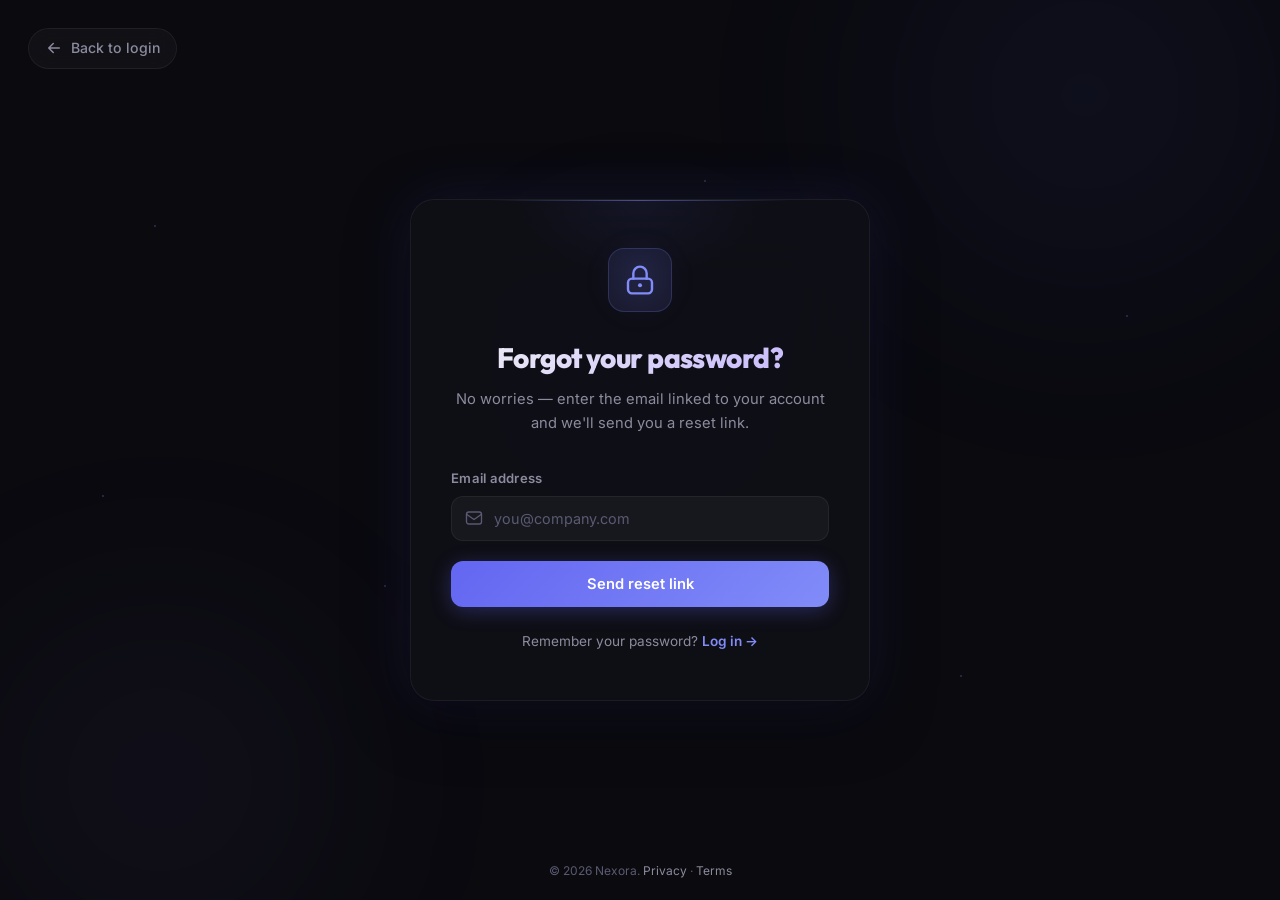
<file: index.html>
<!DOCTYPE html>
<html lang="en">
<head>
  <meta charset="UTF-8">
  <meta name="viewport" content="width=device-width, initial-scale=1.0">
  <title>Forgot Password — Nexora</title>
  <meta name="description" content="Reset your Nexora password. Enter your email to receive a password reset link.">
  <link rel="preconnect" href="https://fonts.googleapis.com">
  <link rel="preconnect" href="https://fonts.gstatic.com" crossorigin>
  <link href="https://fonts.googleapis.com/css2?family=Inter:wght@300;400;500;600;700;800;900&family=Outfit:wght@400;500;600;700;800&display=swap" rel="stylesheet">
  <link rel="stylesheet" href="password.css">
</head>
<body>

  <!-- Animated Background -->
  <div class="pwd-bg" aria-hidden="true">
    <div class="orb orb-1"></div>
    <div class="orb orb-2"></div>
    <div class="orb orb-3"></div>
  </div>

  <!-- Floating Particles -->
  <div class="pwd-particles" aria-hidden="true">
    <div class="particle"></div>
    <div class="particle"></div>
    <div class="particle"></div>
    <div class="particle"></div>
    <div class="particle"></div>
    <div class="particle"></div>
  </div>

  <!-- Back to Login -->
  <a href="../login/index.html" class="pwd-back" id="pwd-back">
    <svg width="18" height="18" viewBox="0 0 24 24" fill="none">
      <path d="M19 12H5m0 0l6 6m-6-6l6-6" stroke="currentColor" stroke-width="2" stroke-linecap="round" stroke-linejoin="round"/>
    </svg>
    Back to login
  </a>

  <main class="pwd-page">
    <!-- Step 1: Enter Email -->
    <div class="pwd-card active" id="step-email">
      <div class="pwd-header">
        <div class="pwd-icon-wrap">
          <div class="pwd-icon">
            <svg width="32" height="32" viewBox="0 0 24 24" fill="none">
              <rect x="3" y="11" width="18" height="11" rx="3" stroke="currentColor" stroke-width="1.8"/>
              <path d="M7 11V7a5 5 0 0 1 10 0v4" stroke="currentColor" stroke-width="1.8" stroke-linecap="round"/>
              <circle cx="12" cy="16" r="1.5" fill="currentColor"/>
            </svg>
          </div>
        </div>
        <h1>Forgot your password?</h1>
        <p>No worries — enter the email linked to your account and we'll send you a reset link.</p>
      </div>

      <form class="pwd-fields" id="forgot-form" novalidate>
        <div class="pwd-field">
          <label for="forgot-email">Email address</label>
          <div class="pwd-input-wrap">
            <svg class="pwd-input-icon" width="18" height="18" viewBox="0 0 24 24" fill="none">
              <rect x="2" y="4" width="20" height="16" rx="3" stroke="currentColor" stroke-width="1.8"/>
              <path d="M2 7l10 7 10-7" stroke="currentColor" stroke-width="1.8" stroke-linecap="round" stroke-linejoin="round"/>
            </svg>
            <input type="email" id="forgot-email" placeholder="you@company.com" autocomplete="email" required>
          </div>
        </div>
        <button type="submit" class="pwd-submit" id="forgot-submit">
          <span class="pwd-btn-text">Send reset link</span>
          <span class="pwd-btn-loader" style="display:none;">
            <svg width="20" height="20" viewBox="0 0 24 24" fill="none">
              <circle cx="12" cy="12" r="10" stroke="currentColor" stroke-width="2.5" opacity="0.25"/>
              <path d="M12 2a10 10 0 0 1 10 10" stroke="currentColor" stroke-width="2.5" stroke-linecap="round"/>
            </svg>
          </span>
        </button>
      </form>

      <p class="pwd-switch">
        Remember your password? <a href="../login/index.html">Log in →</a>
      </p>
    </div>

    <!-- Step 2: Check Email Confirmation -->
    <div class="pwd-card" id="step-check-email">
      <div class="pwd-header">
        <div class="pwd-icon-wrap">
          <div class="pwd-icon pwd-icon-success">
            <svg width="32" height="32" viewBox="0 0 24 24" fill="none">
              <rect x="2" y="4" width="20" height="16" rx="3" stroke="currentColor" stroke-width="1.8"/>
              <path d="M2 7l10 7 10-7" stroke="currentColor" stroke-width="1.8" stroke-linecap="round" stroke-linejoin="round"/>
            </svg>
          </div>
          <div class="pwd-icon-badge">
            <svg width="14" height="14" viewBox="0 0 24 24" fill="none">
              <path d="M5 13l4 4L19 7" stroke="currentColor" stroke-width="3" stroke-linecap="round" stroke-linejoin="round"/>
            </svg>
          </div>
        </div>
        <h1>Check your email</h1>
        <p>We've sent a password reset link to<br><span class="pwd-email-highlight" id="sent-email-display">your email</span></p>
      </div>

      <div class="pwd-email-illustration">
        <div class="email-envelope">
          <div class="envelope-flap"></div>
          <div class="envelope-body">
            <div class="envelope-letter">
              <div class="letter-line letter-line-1"></div>
              <div class="letter-line letter-line-2"></div>
              <div class="letter-line letter-line-3"></div>
            </div>
          </div>
        </div>
      </div>

      <div class="pwd-instructions">
        <div class="pwd-instruction-item">
          <div class="pwd-instruction-num">1</div>
          <span>Open the email from Nexora</span>
        </div>
        <div class="pwd-instruction-item">
          <div class="pwd-instruction-num">2</div>
          <span>Click the reset password link</span>
        </div>
        <div class="pwd-instruction-item">
          <div class="pwd-instruction-num">3</div>
          <span>Create your new password</span>
        </div>
      </div>

      <div class="pwd-actions">
        <a href="reset.html" class="pwd-submit">Open reset page</a>
        <button type="button" class="pwd-btn-outline" id="resend-btn">
          <span class="pwd-btn-text">Resend email</span>
          <span class="pwd-btn-loader" style="display:none;">
            <svg width="18" height="18" viewBox="0 0 24 24" fill="none">
              <circle cx="12" cy="12" r="10" stroke="currentColor" stroke-width="2.5" opacity="0.25"/>
              <path d="M12 2a10 10 0 0 1 10 10" stroke="currentColor" stroke-width="2.5" stroke-linecap="round"/>
            </svg>
          </span>
        </button>
      </div>

      <div class="pwd-resend-timer" id="resend-timer" style="display:none;">
        Resend available in <span id="timer-count">60</span>s
      </div>

      <p class="pwd-switch">
        Wrong email? <a href="#" id="back-to-email">Try a different one →</a>
      </p>
    </div>
  </main>

  <!-- Footer -->
  <p class="pwd-footer">© 2026 Nexora. <a href="#">Privacy</a> · <a href="#">Terms</a></p>

  <script src="password.js"></script>
</body>
</html>
</file>
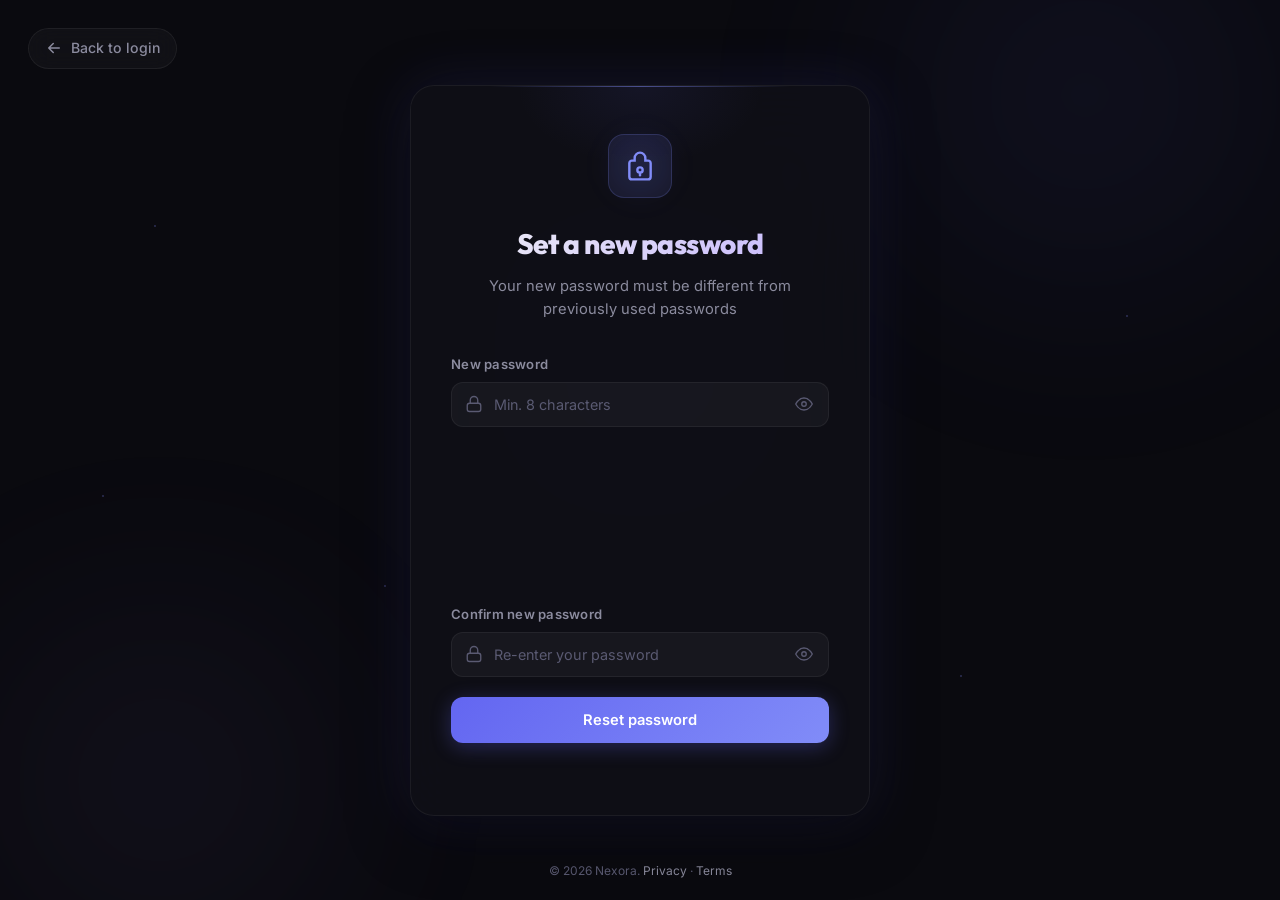
<file: reset.html>
<!DOCTYPE html>
<html lang="en">
<head>
  <meta charset="UTF-8">
  <meta name="viewport" content="width=device-width, initial-scale=1.0">
  <title>Reset Password — Nexora</title>
  <meta name="description" content="Set a new password for your Nexora account.">
  <link rel="preconnect" href="https://fonts.googleapis.com">
  <link rel="preconnect" href="https://fonts.gstatic.com" crossorigin>
  <link href="https://fonts.googleapis.com/css2?family=Inter:wght@300;400;500;600;700;800;900&family=Outfit:wght@400;500;600;700;800&display=swap" rel="stylesheet">
  <link rel="stylesheet" href="password.css">
</head>
<body>

  <!-- Animated Background -->
  <div class="pwd-bg" aria-hidden="true">
    <div class="orb orb-1"></div>
    <div class="orb orb-2"></div>
    <div class="orb orb-3"></div>
  </div>

  <!-- Floating Particles -->
  <div class="pwd-particles" aria-hidden="true">
    <div class="particle"></div>
    <div class="particle"></div>
    <div class="particle"></div>
    <div class="particle"></div>
    <div class="particle"></div>
    <div class="particle"></div>
  </div>

  <!-- Back to Login -->
  <a href="../login/index.html" class="pwd-back" id="pwd-back">
    <svg width="18" height="18" viewBox="0 0 24 24" fill="none">
      <path d="M19 12H5m0 0l6 6m-6-6l6-6" stroke="currentColor" stroke-width="2" stroke-linecap="round" stroke-linejoin="round"/>
    </svg>
    Back to login
  </a>

  <main class="pwd-page">
    <!-- Reset Password Form -->
    <div class="pwd-card active" id="step-reset">
      <div class="pwd-header">
        <div class="pwd-icon-wrap">
          <div class="pwd-icon">
            <svg width="32" height="32" viewBox="0 0 24 24" fill="none">
              <path d="M12 2a4 4 0 0 0-4 4v2H6a2 2 0 0 0-2 2v10a2 2 0 0 0 2 2h12a2 2 0 0 0 2-2V10a2 2 0 0 0-2-2h-2V6a4 4 0 0 0-4-4z" stroke="currentColor" stroke-width="1.8" stroke-linecap="round"/>
              <circle cx="12" cy="15" r="2" stroke="currentColor" stroke-width="1.8"/>
              <path d="M12 17v2" stroke="currentColor" stroke-width="1.8" stroke-linecap="round"/>
            </svg>
          </div>
        </div>
        <h1>Set a new password</h1>
        <p>Your new password must be different from previously used passwords</p>
      </div>

      <form class="pwd-fields" id="reset-form" novalidate>
        <div class="pwd-field">
          <label for="new-password">New password</label>
          <div class="pwd-input-wrap">
            <svg class="pwd-input-icon" width="18" height="18" viewBox="0 0 24 24" fill="none">
              <rect x="3" y="11" width="18" height="11" rx="3" stroke="currentColor" stroke-width="1.8"/>
              <path d="M7 11V7a5 5 0 0 1 10 0v4" stroke="currentColor" stroke-width="1.8" stroke-linecap="round"/>
            </svg>
            <input type="password" id="new-password" placeholder="Min. 8 characters" autocomplete="new-password" required minlength="8">
            <button type="button" class="pwd-toggle-password" data-target="new-password" aria-label="Toggle password visibility">
              <svg class="eye-open" width="18" height="18" viewBox="0 0 24 24" fill="none">
                <path d="M1 12s4-8 11-8 11 8 11 8-4 8-11 8S1 12 1 12z" stroke="currentColor" stroke-width="1.8"/>
                <circle cx="12" cy="12" r="3" stroke="currentColor" stroke-width="1.8"/>
              </svg>
              <svg class="eye-closed" width="18" height="18" viewBox="0 0 24 24" fill="none" style="display:none;">
                <path d="M17.94 17.94A10.07 10.07 0 0 1 12 20c-7 0-11-8-11-8a18.45 18.45 0 0 1 5.06-5.94M9.9 4.24A9.12 9.12 0 0 1 12 4c7 0 11 8 11 8a18.5 18.5 0 0 1-2.16 3.19m-6.72-1.07a3 3 0 1 1-4.24-4.24" stroke="currentColor" stroke-width="1.8" stroke-linecap="round"/>
                <line x1="1" y1="1" x2="23" y2="23" stroke="currentColor" stroke-width="1.8" stroke-linecap="round"/>
              </svg>
            </button>
          </div>
          <!-- Password Strength Meter -->
          <div class="pwd-strength" id="pwd-strength">
            <div class="pwd-strength-bars">
              <div class="pwd-strength-bar"></div>
              <div class="pwd-strength-bar"></div>
              <div class="pwd-strength-bar"></div>
              <div class="pwd-strength-bar"></div>
            </div>
            <span class="pwd-strength-label" id="pwd-strength-label"></span>
          </div>
          <!-- Password Requirements -->
          <div class="pwd-requirements" id="pwd-requirements">
            <div class="pwd-req" id="req-length">
              <span class="pwd-req-icon">○</span>
              <span>At least 8 characters</span>
            </div>
            <div class="pwd-req" id="req-upper">
              <span class="pwd-req-icon">○</span>
              <span>One uppercase letter</span>
            </div>
            <div class="pwd-req" id="req-number">
              <span class="pwd-req-icon">○</span>
              <span>One number</span>
            </div>
            <div class="pwd-req" id="req-special">
              <span class="pwd-req-icon">○</span>
              <span>One special character</span>
            </div>
          </div>
        </div>
        <div class="pwd-field">
          <label for="confirm-password">Confirm new password</label>
          <div class="pwd-input-wrap">
            <svg class="pwd-input-icon" width="18" height="18" viewBox="0 0 24 24" fill="none">
              <rect x="3" y="11" width="18" height="11" rx="3" stroke="currentColor" stroke-width="1.8"/>
              <path d="M7 11V7a5 5 0 0 1 10 0v4" stroke="currentColor" stroke-width="1.8" stroke-linecap="round"/>
            </svg>
            <input type="password" id="confirm-password" placeholder="Re-enter your password" autocomplete="new-password" required minlength="8">
            <button type="button" class="pwd-toggle-password" data-target="confirm-password" aria-label="Toggle password visibility">
              <svg class="eye-open" width="18" height="18" viewBox="0 0 24 24" fill="none">
                <path d="M1 12s4-8 11-8 11 8 11 8-4 8-11 8S1 12 1 12z" stroke="currentColor" stroke-width="1.8"/>
                <circle cx="12" cy="12" r="3" stroke="currentColor" stroke-width="1.8"/>
              </svg>
              <svg class="eye-closed" width="18" height="18" viewBox="0 0 24 24" fill="none" style="display:none;">
                <path d="M17.94 17.94A10.07 10.07 0 0 1 12 20c-7 0-11-8-11-8a18.45 18.45 0 0 1 5.06-5.94M9.9 4.24A9.12 9.12 0 0 1 12 4c7 0 11 8 11 8a18.5 18.5 0 0 1-2.16 3.19m-6.72-1.07a3 3 0 1 1-4.24-4.24" stroke="currentColor" stroke-width="1.8" stroke-linecap="round"/>
                <line x1="1" y1="1" x2="23" y2="23" stroke="currentColor" stroke-width="1.8" stroke-linecap="round"/>
              </svg>
            </button>
          </div>
          <div class="pwd-match-status" id="pwd-match-status" style="display:none;">
            <span class="pwd-match-icon"></span>
            <span class="pwd-match-text"></span>
          </div>
        </div>
        <button type="submit" class="pwd-submit" id="reset-submit">
          <span class="pwd-btn-text">Reset password</span>
          <span class="pwd-btn-loader" style="display:none;">
            <svg width="20" height="20" viewBox="0 0 24 24" fill="none">
              <circle cx="12" cy="12" r="10" stroke="currentColor" stroke-width="2.5" opacity="0.25"/>
              <path d="M12 2a10 10 0 0 1 10 10" stroke="currentColor" stroke-width="2.5" stroke-linecap="round"/>
            </svg>
          </span>
        </button>
      </form>
    </div>

    <!-- Success State -->
    <div class="pwd-card" id="step-success">
      <div class="pwd-header">
        <div class="pwd-icon-wrap">
          <div class="pwd-icon pwd-icon-success">
            <svg width="32" height="32" viewBox="0 0 24 24" fill="none">
              <circle cx="12" cy="12" r="10" stroke="currentColor" stroke-width="1.8"/>
              <path d="M8 12l3 3 5-5" stroke="currentColor" stroke-width="2" stroke-linecap="round" stroke-linejoin="round"/>
            </svg>
          </div>
        </div>
        <h1>Password reset!</h1>
        <p>Your password has been successfully changed. You can now log in with your new credentials.</p>
      </div>

      <div class="pwd-success-animation">
        <div class="success-ring"></div>
        <div class="success-check">
          <svg width="48" height="48" viewBox="0 0 24 24" fill="none">
            <path d="M5 13l4 4L19 7" stroke="currentColor" stroke-width="2.5" stroke-linecap="round" stroke-linejoin="round"/>
          </svg>
        </div>
      </div>

      <a href="../login/index.html" class="pwd-submit" id="btn-back-login">
        <svg width="18" height="18" viewBox="0 0 24 24" fill="none">
          <path d="M15 3h4a2 2 0 0 1 2 2v14a2 2 0 0 1-2 2h-4M10 17l5-5-5-5M15 12H3" stroke="currentColor" stroke-width="2" stroke-linecap="round" stroke-linejoin="round"/>
        </svg>
        <span>Log in with new password</span>
      </a>
    </div>
  </main>

  <!-- Footer -->
  <p class="pwd-footer">© 2026 Nexora. <a href="#">Privacy</a> · <a href="#">Terms</a></p>

  <script src="password.js"></script>
</body>
</html>
</file>
<file: password.css>
/* ============================================
   NEXORA PASSWORD RESET — STYLES
   ============================================ */

/* --- CSS Variables / Design Tokens --- */
:root {
  --bg-primary: #0a0a0f;
  --bg-secondary: #111118;
  --bg-card: rgba(17, 17, 24, 0.7);
  --bg-glass: rgba(255, 255, 255, 0.03);
  --bg-glass-border: rgba(255, 255, 255, 0.06);

  --text-primary: #f0f0f5;
  --text-secondary: #8b8b9e;
  --text-tertiary: #5a5a72;

  --accent-purple: #818cf8;
  --accent-violet: #a78bfa;
  --accent-indigo: #6366f1;
  --accent-blue: #3b82f6;
  --accent-cyan: #06b6d4;

  --gradient-primary: linear-gradient(135deg, #818cf8, #6366f1, #a78bfa);
  --gradient-text: linear-gradient(135deg, #c4b5fd, #818cf8, #6366f1);
  --gradient-cta: linear-gradient(135deg, #6366f1, #818cf8);

  --border-subtle: rgba(255, 255, 255, 0.06);
  --border-light: rgba(255, 255, 255, 0.1);

  --shadow-sm: 0 2px 8px rgba(0, 0, 0, 0.2);
  --shadow-md: 0 8px 32px rgba(0, 0, 0, 0.3);
  --shadow-lg: 0 16px 64px rgba(0, 0, 0, 0.4);
  --shadow-glow: 0 0 60px rgba(99, 102, 241, 0.15);
  --shadow-glow-strong: 0 0 80px rgba(99, 102, 241, 0.25);

  --radius-sm: 8px;
  --radius-md: 12px;
  --radius-lg: 16px;
  --radius-xl: 24px;
  --radius-full: 9999px;

  --ease-out: cubic-bezier(0.16, 1, 0.3, 1);
  --ease-spring: cubic-bezier(0.34, 1.56, 0.64, 1);
  --transition-fast: 0.2s var(--ease-out);
  --transition-normal: 0.35s var(--ease-out);
  --transition-slow: 0.6s var(--ease-out);
}

/* --- Reset & Base --- */
*,
*::before,
*::after {
  margin: 0;
  padding: 0;
  box-sizing: border-box;
}

html {
  scroll-behavior: smooth;
  -webkit-font-smoothing: antialiased;
  -moz-osx-font-smoothing: grayscale;
}

body {
  font-family: 'Inter', -apple-system, BlinkMacSystemFont, sans-serif;
  background: var(--bg-primary);
  color: var(--text-primary);
  line-height: 1.6;
  overflow-x: hidden;
  min-height: 100vh;
}

a {
  text-decoration: none;
  color: inherit;
}

/* --- Animated Background --- */
.pwd-bg {
  position: fixed;
  inset: 0;
  z-index: 0;
  pointer-events: none;
  overflow: hidden;
}

.orb {
  position: absolute;
  border-radius: 50%;
  filter: blur(120px);
  opacity: 0.4;
}

.orb-1 {
  width: 550px;
  height: 550px;
  background: radial-gradient(circle, rgba(99, 102, 241, 0.3), transparent 70%);
  top: -180px;
  right: -80px;
  animation: orbFloat1 20s ease-in-out infinite;
}

.orb-2 {
  width: 480px;
  height: 480px;
  background: radial-gradient(circle, rgba(167, 139, 250, 0.25), transparent 70%);
  bottom: -120px;
  left: -80px;
  animation: orbFloat2 25s ease-in-out infinite;
}

.orb-3 {
  width: 320px;
  height: 320px;
  background: radial-gradient(circle, rgba(6, 182, 212, 0.18), transparent 70%);
  top: 40%;
  left: 50%;
  transform: translate(-50%, -50%);
  animation: orbFloat3 22s ease-in-out infinite;
}

@keyframes orbFloat1 {
  0%, 100% { transform: translate(0, 0) scale(1); }
  33% { transform: translate(-80px, 60px) scale(1.1); }
  66% { transform: translate(40px, 100px) scale(0.9); }
}

@keyframes orbFloat2 {
  0%, 100% { transform: translate(0, 0) scale(1); }
  33% { transform: translate(60px, -50px) scale(1.12); }
  66% { transform: translate(-40px, 30px) scale(0.88); }
}

@keyframes orbFloat3 {
  0%, 100% { transform: translate(-50%, -50%) scale(1); }
  33% { transform: translate(-40%, -60%) scale(1.08); }
  66% { transform: translate(-60%, -42%) scale(0.92); }
}

/* --- Particles --- */
.pwd-particles {
  position: fixed;
  inset: 0;
  z-index: 0;
  pointer-events: none;
  overflow: hidden;
}

.particle {
  position: absolute;
  width: 2px;
  height: 2px;
  background: rgba(129, 140, 248, 0.3);
  border-radius: 50%;
  animation: particleFloat linear infinite;
}

.particle:nth-child(1) { left: 12%; top: 25%; animation-duration: 16s; animation-delay: 0s; }
.particle:nth-child(2) { left: 30%; top: 65%; animation-duration: 21s; animation-delay: 2s; }
.particle:nth-child(3) { left: 55%; top: 20%; animation-duration: 18s; animation-delay: 4s; }
.particle:nth-child(4) { left: 75%; top: 75%; animation-duration: 23s; animation-delay: 1s; }
.particle:nth-child(5) { left: 88%; top: 35%; animation-duration: 17s; animation-delay: 3s; }
.particle:nth-child(6) { left: 8%;  top: 55%; animation-duration: 19s; animation-delay: 1.5s; }

@keyframes particleFloat {
  0% {
    transform: translateY(0) translateX(0) scale(1);
    opacity: 0;
  }
  10% { opacity: 0.5; }
  50% {
    transform: translateY(-90px) translateX(25px) scale(1.4);
    opacity: 0.25;
  }
  90% { opacity: 0.4; }
  100% {
    transform: translateY(-180px) translateX(-15px) scale(0.7);
    opacity: 0;
  }
}

/* --- Page Layout --- */
.pwd-page {
  position: relative;
  z-index: 1;
  display: flex;
  align-items: center;
  justify-content: center;
  min-height: 100vh;
  padding: 40px 24px;
}

/* --- Back Link --- */
.pwd-back {
  position: fixed;
  top: 28px;
  left: 28px;
  z-index: 10;
  display: flex;
  align-items: center;
  gap: 8px;
  font-size: 0.88rem;
  font-weight: 500;
  color: var(--text-secondary);
  transition: all var(--transition-fast);
  padding: 8px 16px;
  border-radius: var(--radius-full);
  background: rgba(255, 255, 255, 0.03);
  border: 1px solid var(--border-subtle);
  backdrop-filter: blur(12px);
}

.pwd-back:hover {
  color: var(--text-primary);
  background: rgba(255, 255, 255, 0.06);
  border-color: var(--border-light);
  transform: translateX(-3px);
}

.pwd-back svg {
  transition: transform var(--transition-fast);
}

.pwd-back:hover svg {
  transform: translateX(-2px);
}

/* --- Card --- */
.pwd-card {
  width: 100%;
  max-width: 460px;
  background: rgba(17, 17, 24, 0.75);
  backdrop-filter: blur(40px);
  -webkit-backdrop-filter: blur(40px);
  border: 1px solid var(--border-subtle);
  border-radius: var(--radius-xl);
  padding: 48px 40px;
  box-shadow: var(--shadow-lg), var(--shadow-glow);
  position: relative;
  overflow: hidden;
  display: none;
}

.pwd-card.active {
  display: block;
  animation: cardAppear 0.7s var(--ease-out) forwards;
  opacity: 0;
  transform: translateY(24px) scale(0.98);
}

.pwd-card::before {
  content: '';
  position: absolute;
  top: 0;
  left: 50%;
  transform: translateX(-50%);
  width: 300px;
  height: 1px;
  background: linear-gradient(90deg, transparent, rgba(129, 140, 248, 0.5), transparent);
}

.pwd-card::after {
  content: '';
  position: absolute;
  top: -80px;
  left: 50%;
  transform: translateX(-50%);
  width: 250px;
  height: 160px;
  background: radial-gradient(ellipse, rgba(99, 102, 241, 0.08), transparent 70%);
  pointer-events: none;
}

@keyframes cardAppear {
  to {
    opacity: 1;
    transform: translateY(0) scale(1);
  }
}

/* --- Header --- */
.pwd-header {
  text-align: center;
  margin-bottom: 32px;
}

.pwd-icon-wrap {
  display: inline-flex;
  align-items: center;
  justify-content: center;
  margin-bottom: 24px;
  position: relative;
}

.pwd-icon {
  width: 64px;
  height: 64px;
  border-radius: var(--radius-lg);
  background: rgba(129, 140, 248, 0.1);
  border: 1px solid rgba(129, 140, 248, 0.2);
  display: flex;
  align-items: center;
  justify-content: center;
  color: var(--accent-purple);
  position: relative;
}

.pwd-icon::after {
  content: '';
  position: absolute;
  width: 80px;
  height: 80px;
  border-radius: 50%;
  background: radial-gradient(circle, rgba(99, 102, 241, 0.15), transparent 70%);
  filter: blur(12px);
  z-index: -1;
}

.pwd-icon-success {
  background: rgba(52, 211, 153, 0.1);
  border-color: rgba(52, 211, 153, 0.2);
  color: #34d399;
}

.pwd-icon-success::after {
  background: radial-gradient(circle, rgba(52, 211, 153, 0.15), transparent 70%);
}

.pwd-icon-badge {
  position: absolute;
  bottom: -4px;
  right: -4px;
  width: 24px;
  height: 24px;
  border-radius: 50%;
  background: #34d399;
  color: #fff;
  display: flex;
  align-items: center;
  justify-content: center;
  box-shadow: 0 2px 8px rgba(52, 211, 153, 0.4);
  animation: badgePop 0.4s var(--ease-spring) 0.5s both;
}

@keyframes badgePop {
  from { transform: scale(0); }
  to { transform: scale(1); }
}

.pwd-header h1 {
  font-family: 'Outfit', sans-serif;
  font-size: 1.75rem;
  font-weight: 800;
  letter-spacing: -0.02em;
  margin-bottom: 8px;
  background: linear-gradient(135deg, #f0f0f5, #c4b5fd);
  -webkit-background-clip: text;
  -webkit-text-fill-color: transparent;
  background-clip: text;
}

.pwd-header p {
  font-size: 0.92rem;
  color: var(--text-secondary);
  line-height: 1.6;
}

.pwd-email-highlight {
  color: var(--accent-purple);
  font-weight: 600;
}

/* --- Form Fields --- */
.pwd-fields {
  display: flex;
  flex-direction: column;
  gap: 20px;
  margin-bottom: 24px;
}

.pwd-field {
  display: flex;
  flex-direction: column;
  gap: 7px;
}

.pwd-field label {
  font-size: 0.82rem;
  font-weight: 600;
  color: var(--text-secondary);
  letter-spacing: 0.02em;
}

.pwd-input-wrap {
  position: relative;
  display: flex;
  align-items: center;
}

.pwd-input-icon {
  position: absolute;
  left: 14px;
  color: var(--text-tertiary);
  pointer-events: none;
  transition: color var(--transition-fast);
  z-index: 1;
}

.pwd-input-wrap:focus-within .pwd-input-icon {
  color: var(--accent-purple);
}

.pwd-input-wrap input {
  width: 100%;
  padding: 13px 44px 13px 42px;
  background: rgba(255, 255, 255, 0.04);
  border: 1px solid var(--border-subtle);
  border-radius: var(--radius-md);
  color: var(--text-primary);
  font-family: 'Inter', sans-serif;
  font-size: 0.9rem;
  transition: all var(--transition-normal);
  outline: none;
}

.pwd-input-wrap input::placeholder {
  color: var(--text-tertiary);
}

.pwd-input-wrap input:focus {
  background: rgba(255, 255, 255, 0.06);
  border-color: rgba(129, 140, 248, 0.4);
  box-shadow: 0 0 0 3px rgba(99, 102, 241, 0.1), 0 0 20px rgba(99, 102, 241, 0.05);
}

.pwd-input-wrap input.error {
  border-color: rgba(239, 68, 68, 0.5);
  box-shadow: 0 0 0 3px rgba(239, 68, 68, 0.1);
}

.pwd-input-wrap input.success {
  border-color: rgba(52, 211, 153, 0.4);
}

/* Email-only input (no toggle button) */
#forgot-email {
  padding-right: 14px;
}

/* --- Password Toggle --- */
.pwd-toggle-password {
  position: absolute;
  right: 12px;
  background: none;
  border: none;
  color: var(--text-tertiary);
  cursor: pointer;
  padding: 4px;
  display: flex;
  align-items: center;
  justify-content: center;
  transition: color var(--transition-fast);
  z-index: 1;
}

.pwd-toggle-password:hover {
  color: var(--text-secondary);
}

/* --- Password Strength Meter --- */
.pwd-strength {
  display: flex;
  align-items: center;
  gap: 10px;
  margin-top: 4px;
  opacity: 0;
  transform: translateY(-4px);
  transition: all var(--transition-fast);
}

.pwd-strength.visible {
  opacity: 1;
  transform: translateY(0);
}

.pwd-strength-bars {
  display: flex;
  gap: 4px;
  flex: 1;
}

.pwd-strength-bar {
  height: 3px;
  flex: 1;
  border-radius: 2px;
  background: rgba(255, 255, 255, 0.08);
  transition: all var(--transition-normal);
}

.pwd-strength-bar.weak { background: #ef4444; }
.pwd-strength-bar.fair { background: #f59e0b; }
.pwd-strength-bar.good { background: #3b82f6; }
.pwd-strength-bar.strong { background: #34d399; }

.pwd-strength-label {
  font-size: 0.72rem;
  font-weight: 600;
  text-transform: uppercase;
  letter-spacing: 0.08em;
  white-space: nowrap;
  min-width: 50px;
  text-align: right;
}

.pwd-strength-label.weak { color: #ef4444; }
.pwd-strength-label.fair { color: #f59e0b; }
.pwd-strength-label.good { color: #3b82f6; }
.pwd-strength-label.strong { color: #34d399; }

/* --- Password Requirements Checklist --- */
.pwd-requirements {
  display: flex;
  flex-direction: column;
  gap: 6px;
  margin-top: 8px;
  padding: 14px 16px;
  background: rgba(255, 255, 255, 0.02);
  border: 1px solid var(--border-subtle);
  border-radius: var(--radius-md);
  opacity: 0;
  transform: translateY(-6px);
  transition: all var(--transition-normal);
}

.pwd-requirements.visible {
  opacity: 1;
  transform: translateY(0);
}

.pwd-req {
  display: flex;
  align-items: center;
  gap: 8px;
  font-size: 0.78rem;
  color: var(--text-tertiary);
  transition: color var(--transition-fast);
}

.pwd-req.met {
  color: #34d399;
}

.pwd-req-icon {
  font-size: 0.7rem;
  width: 16px;
  text-align: center;
  flex-shrink: 0;
  transition: all var(--transition-fast);
}

.pwd-req.met .pwd-req-icon {
  color: #34d399;
}

/* --- Password Match Status --- */
.pwd-match-status {
  display: flex;
  align-items: center;
  gap: 6px;
  margin-top: 4px;
  font-size: 0.78rem;
  animation: fadeInUp 0.3s var(--ease-out);
}

.pwd-match-status.match {
  color: #34d399;
}

.pwd-match-status.no-match {
  color: #ef4444;
}

.pwd-match-icon {
  font-size: 0.85rem;
}

@keyframes fadeInUp {
  from {
    opacity: 0;
    transform: translateY(-4px);
  }
  to {
    opacity: 1;
    transform: translateY(0);
  }
}

/* --- Submit Button --- */
.pwd-submit {
  display: flex;
  align-items: center;
  justify-content: center;
  gap: 8px;
  width: 100%;
  padding: 14px 24px;
  background: var(--gradient-cta);
  color: #fff;
  font-family: 'Inter', sans-serif;
  font-size: 0.92rem;
  font-weight: 600;
  border: none;
  border-radius: var(--radius-md);
  cursor: pointer;
  transition: all var(--transition-normal);
  box-shadow: 0 4px 20px rgba(99, 102, 241, 0.3);
  position: relative;
  overflow: hidden;
}

.pwd-submit::before {
  content: '';
  position: absolute;
  inset: 0;
  background: linear-gradient(135deg, rgba(255, 255, 255, 0.1), transparent);
  opacity: 0;
  transition: opacity var(--transition-normal);
}

.pwd-submit:hover {
  box-shadow: 0 6px 30px rgba(99, 102, 241, 0.5);
  transform: translateY(-2px);
}

.pwd-submit:hover::before {
  opacity: 1;
}

.pwd-submit:active {
  transform: translateY(0);
}

.pwd-submit:disabled {
  opacity: 0.6;
  cursor: not-allowed;
  transform: none;
}

/* --- Outline Button --- */
.pwd-btn-outline {
  display: flex;
  align-items: center;
  justify-content: center;
  gap: 8px;
  width: 100%;
  padding: 13px 24px;
  background: transparent;
  color: var(--text-primary);
  font-family: 'Inter', sans-serif;
  font-size: 0.88rem;
  font-weight: 500;
  border: 1px solid var(--border-light);
  border-radius: var(--radius-md);
  cursor: pointer;
  transition: all var(--transition-normal);
}

.pwd-btn-outline:hover {
  border-color: rgba(129, 140, 248, 0.3);
  background: rgba(129, 140, 248, 0.05);
  transform: translateY(-1px);
}

.pwd-btn-outline:active {
  transform: translateY(0);
}

.pwd-btn-outline:disabled {
  opacity: 0.5;
  cursor: not-allowed;
  transform: none;
}

.pwd-btn-loader {
  display: flex;
  align-items: center;
}

.pwd-btn-loader svg {
  animation: spinLoader 0.8s linear infinite;
}

@keyframes spinLoader {
  0% { transform: rotate(0deg); }
  100% { transform: rotate(360deg); }
}

/* --- Actions Stack --- */
.pwd-actions {
  display: flex;
  flex-direction: column;
  gap: 10px;
  margin-bottom: 20px;
}

/* --- Resend Timer --- */
.pwd-resend-timer {
  text-align: center;
  font-size: 0.8rem;
  color: var(--text-tertiary);
  margin-bottom: 16px;
}

.pwd-resend-timer span {
  color: var(--accent-purple);
  font-weight: 600;
  font-variant-numeric: tabular-nums;
}

/* --- Switch Link --- */
.pwd-switch {
  text-align: center;
  font-size: 0.85rem;
  color: var(--text-secondary);
}

.pwd-switch a {
  color: var(--accent-purple);
  font-weight: 600;
  transition: color var(--transition-fast);
}

.pwd-switch a:hover {
  color: var(--accent-violet);
}

/* --- Error Message --- */
.pwd-error {
  display: none;
  align-items: center;
  gap: 8px;
  padding: 10px 14px;
  background: rgba(239, 68, 68, 0.08);
  border: 1px solid rgba(239, 68, 68, 0.2);
  border-radius: var(--radius-sm);
  font-size: 0.82rem;
  color: #fca5a5;
  margin-bottom: 16px;
  animation: shakeError 0.4s var(--ease-out);
}

.pwd-error.visible {
  display: flex;
}

@keyframes shakeError {
  0%, 100% { transform: translateX(0); }
  25% { transform: translateX(-6px); }
  50% { transform: translateX(6px); }
  75% { transform: translateX(-3px); }
}

/* --- Email Illustration --- */
.pwd-email-illustration {
  display: flex;
  justify-content: center;
  margin-bottom: 28px;
}

.email-envelope {
  position: relative;
  width: 100px;
  height: 72px;
  animation: envelopeBounce 2s ease-in-out infinite;
}

@keyframes envelopeBounce {
  0%, 100% { transform: translateY(0); }
  50% { transform: translateY(-6px); }
}

.envelope-body {
  position: absolute;
  bottom: 0;
  width: 100%;
  height: 56px;
  background: rgba(129, 140, 248, 0.12);
  border: 1px solid rgba(129, 140, 248, 0.25);
  border-radius: 6px 6px 10px 10px;
  overflow: hidden;
}

.envelope-flap {
  position: absolute;
  top: 0;
  left: 0;
  width: 100%;
  height: 36px;
  background: rgba(129, 140, 248, 0.08);
  border: 1px solid rgba(129, 140, 248, 0.2);
  border-bottom: none;
  clip-path: polygon(0 100%, 50% 0%, 100% 100%);
  z-index: 2;
  animation: flapOpen 1.5s var(--ease-out) 0.5s both;
}

@keyframes flapOpen {
  from {
    transform: perspective(200px) rotateX(0deg);
    transform-origin: top center;
  }
  to {
    transform: perspective(200px) rotateX(-20deg);
    transform-origin: top center;
  }
}

.envelope-letter {
  position: absolute;
  top: 8px;
  left: 50%;
  transform: translateX(-50%);
  width: 70%;
  padding: 10px;
  background: rgba(255, 255, 255, 0.06);
  border-radius: 4px;
  animation: letterSlide 1.5s var(--ease-out) 0.8s both;
}

@keyframes letterSlide {
  from {
    transform: translateX(-50%) translateY(20px);
    opacity: 0;
  }
  to {
    transform: translateX(-50%) translateY(0);
    opacity: 1;
  }
}

.letter-line {
  height: 3px;
  border-radius: 2px;
  margin-bottom: 5px;
}

.letter-line-1 {
  width: 100%;
  background: rgba(129, 140, 248, 0.3);
}

.letter-line-2 {
  width: 75%;
  background: rgba(129, 140, 248, 0.2);
}

.letter-line-3 {
  width: 50%;
  background: rgba(129, 140, 248, 0.15);
  margin-bottom: 0;
}

/* --- Instructions --- */
.pwd-instructions {
  display: flex;
  flex-direction: column;
  gap: 10px;
  margin-bottom: 28px;
  padding: 18px 20px;
  background: rgba(255, 255, 255, 0.02);
  border: 1px solid var(--border-subtle);
  border-radius: var(--radius-md);
}

.pwd-instruction-item {
  display: flex;
  align-items: center;
  gap: 12px;
  font-size: 0.84rem;
  color: var(--text-secondary);
}

.pwd-instruction-num {
  width: 24px;
  height: 24px;
  min-width: 24px;
  border-radius: 50%;
  background: rgba(129, 140, 248, 0.1);
  border: 1px solid rgba(129, 140, 248, 0.2);
  display: flex;
  align-items: center;
  justify-content: center;
  font-size: 0.72rem;
  font-weight: 700;
  color: var(--accent-purple);
}

/* --- Success Animation --- */
.pwd-success-animation {
  display: flex;
  align-items: center;
  justify-content: center;
  margin-bottom: 32px;
  position: relative;
  height: 100px;
}

.success-ring {
  position: absolute;
  width: 80px;
  height: 80px;
  border-radius: 50%;
  border: 2px solid rgba(52, 211, 153, 0.2);
  animation: ringExpand 1.5s var(--ease-out) infinite;
}

@keyframes ringExpand {
  0% {
    transform: scale(0.8);
    opacity: 0.6;
  }
  100% {
    transform: scale(1.6);
    opacity: 0;
  }
}

.success-check {
  width: 72px;
  height: 72px;
  border-radius: 50%;
  background: rgba(52, 211, 153, 0.1);
  border: 2px solid rgba(52, 211, 153, 0.3);
  display: flex;
  align-items: center;
  justify-content: center;
  color: #34d399;
  animation: checkPop 0.6s var(--ease-spring) 0.3s both;
  position: relative;
  z-index: 1;
}

.success-check::after {
  content: '';
  position: absolute;
  width: 100px;
  height: 100px;
  border-radius: 50%;
  background: radial-gradient(circle, rgba(52, 211, 153, 0.12), transparent 70%);
  filter: blur(12px);
  z-index: -1;
}

@keyframes checkPop {
  from {
    transform: scale(0);
    opacity: 0;
  }
  to {
    transform: scale(1);
    opacity: 1;
  }
}

/* --- Footer --- */
.pwd-footer {
  position: fixed;
  bottom: 20px;
  left: 50%;
  transform: translateX(-50%);
  font-size: 0.75rem;
  color: var(--text-tertiary);
  white-space: nowrap;
}

.pwd-footer a {
  color: var(--text-secondary);
  transition: color var(--transition-fast);
}

.pwd-footer a:hover {
  color: var(--accent-purple);
}

/* --- Responsive --- */
@media (max-width: 520px) {
  .pwd-card {
    padding: 36px 24px;
    border-radius: var(--radius-lg);
  }

  .pwd-header h1 {
    font-size: 1.5rem;
  }

  .pwd-back {
    top: 16px;
    left: 16px;
    font-size: 0.82rem;
    padding: 6px 12px;
  }

  .pwd-footer {
    font-size: 0.7rem;
  }

  .pwd-page {
    padding: 80px 16px 60px;
  }

  .pwd-icon {
    width: 52px;
    height: 52px;
  }

  .pwd-icon svg {
    width: 26px;
    height: 26px;
  }

  .email-envelope {
    width: 80px;
    height: 58px;
  }
}

@media (max-width: 360px) {
  .pwd-card {
    padding: 28px 18px;
  }

  .pwd-instructions {
    padding: 14px 16px;
  }
}
</file>
